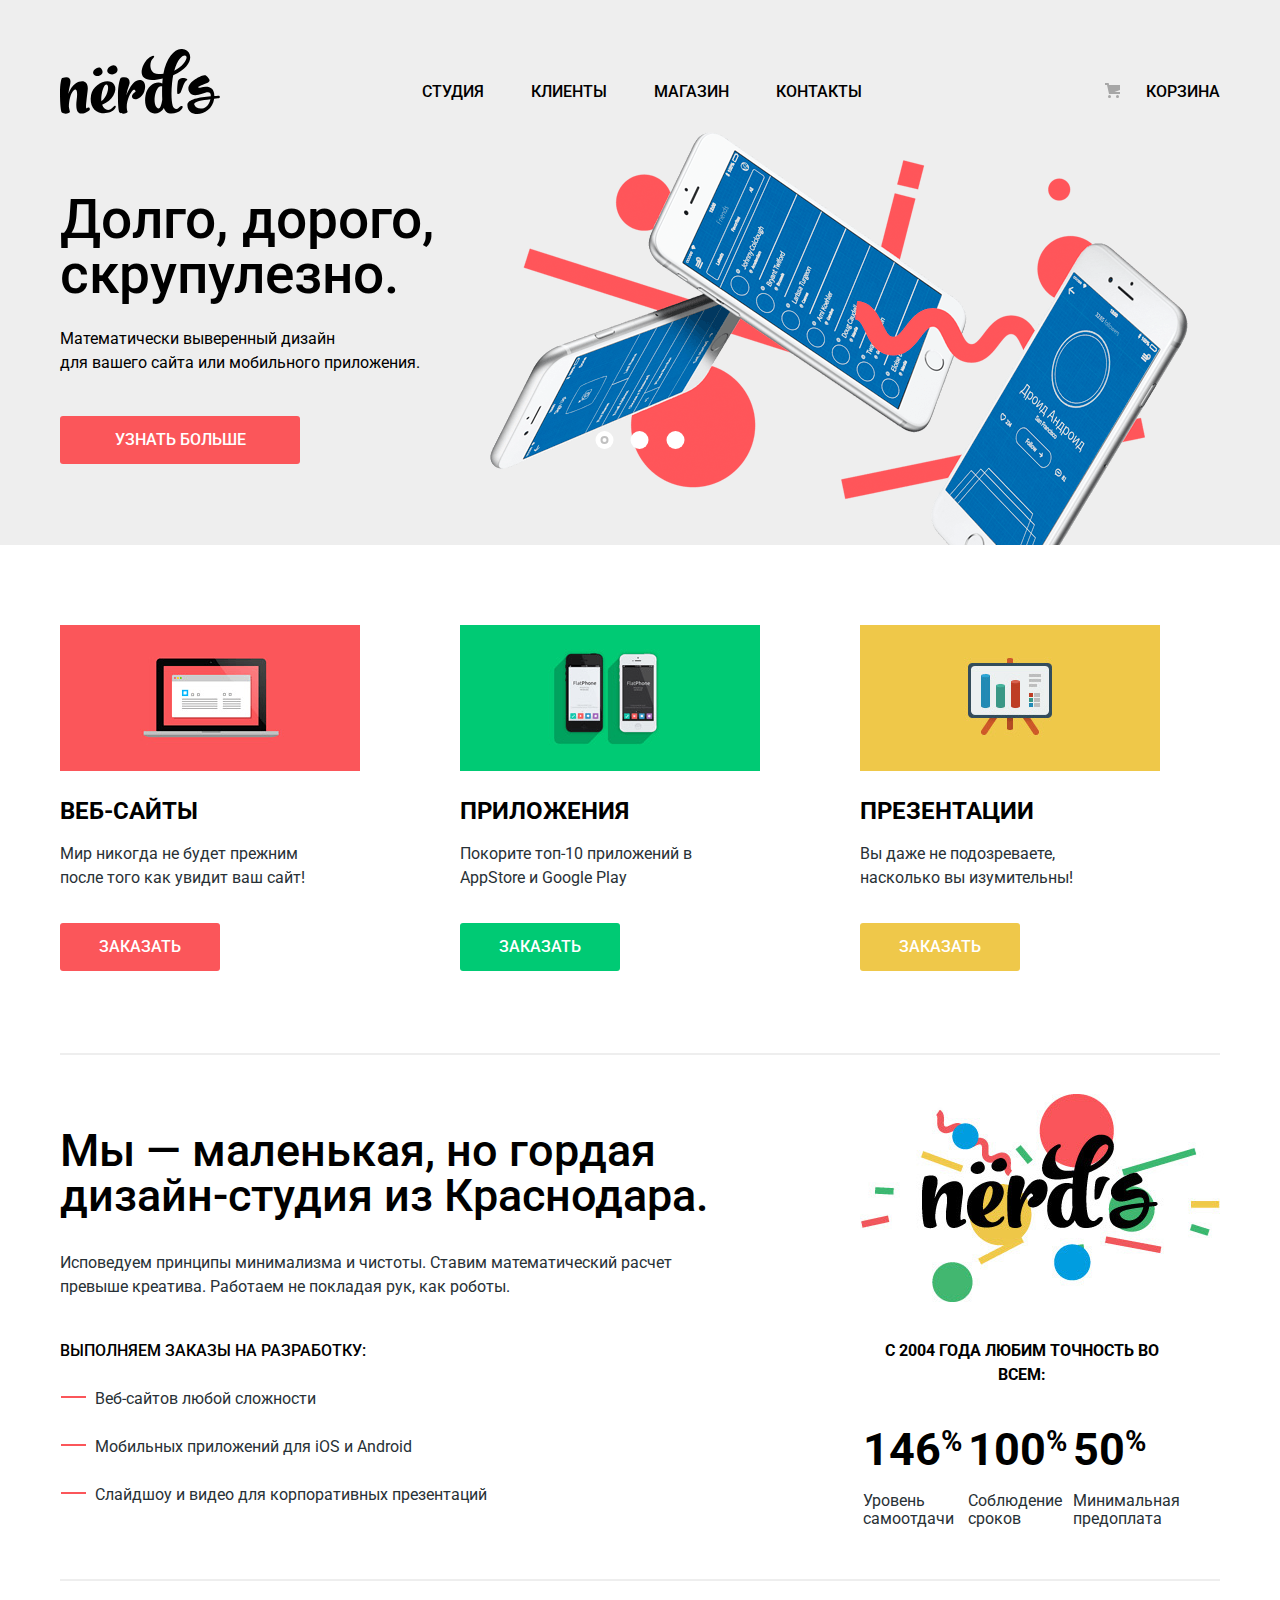
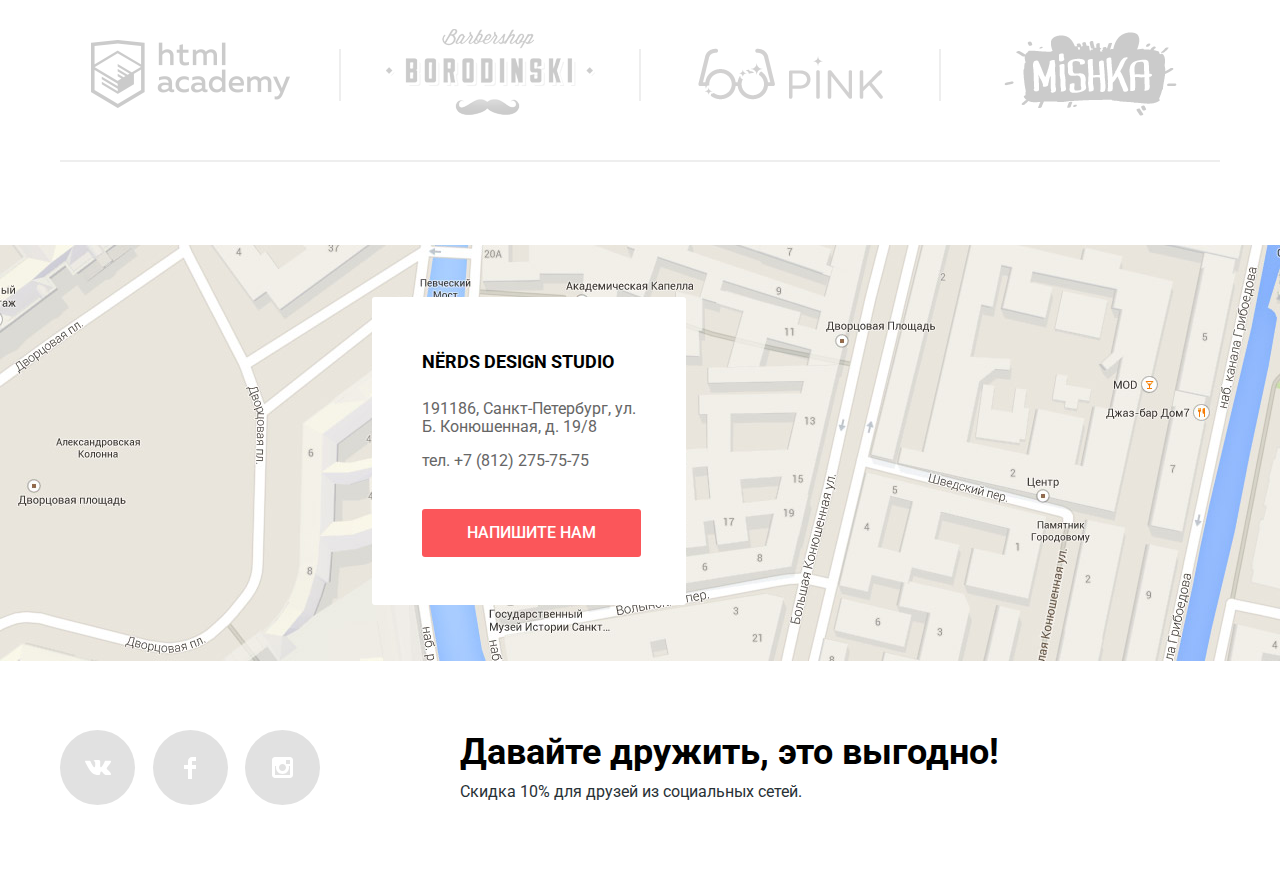
<file: index.html>
<!DOCTYPE html>
<html lang="ru">

<head>
  <meta charset="utf-8">
  <title>Дизайн-студия Нёрдс</title>
  <link href="https://fonts.googleapis.com/css?family=Roboto:400,500,700&amp;subset=cyrillic" rel="stylesheet">
  <link href="css/normalize.css" rel="stylesheet">
  <link href="css/style.min.css" rel="stylesheet">
</head>

<body>
  <header class="main-header">
    <div class="container">
      <nav class="main-navigation">
        <a class="main-header-logo" href="#">
          <img src="img/nerds-logo.svg" width="165" height="65" alt="Логотип студии Нёрдс">
        </a>
        <ul class="site-navigation" aria-label="Навигация по сайту">
          <li class="site-navigation-item"><a href="studio.html">Студия</a></li>
          <li class="site-navigation-item"><a href="our-clients.html">Клиенты</a></li>
          <li class="site-navigation-item"><a href="catalog.html">Магазин</a></li>
          <li class="site-navigation-item"><a href="contacts.html">Контакты</a></li>
        </ul>
        <ul class="user-navigation">
          <li class="shopping-navigation-item"><a href="cart.html">Корзина</a></li>
        </ul>
      </nav>
    </div>
    <h1 class="visually-hidden">Дизайн-студия Мёрдс</h1>
  </header>
  <main>
    <section class="studio-features-slider">
      <h2 class="visually-hidden">Особенности студии</h2>
      <div class="container">
        <div class="studio-features-slider-item slider-item-1 current-slide">
          <h3 class="studio-features-slider-header">Долго, дорого,<br> скрупулезно.</h3>
          <p class="studio-features-slider-description">Математически выверенный дизайн<br> для вашего сайта или мобильного приложения.</p>
            <a class="button studio-features-button" href="studio.html">Узнать больше</a>
        </div>
        <div class="studio-features-slider-item slider-item-2">
          <h3 class="studio-features-slider-header">Любим математику<br> как никто другой.</h3>
          <p class="studio-features-slider-description">Никакого креатива, только математические формулы<br> для расчета идеальных пропорций.</p>
            <a class="button studio-features-button" href="studio.html">Узнать больше</a>
        </div>
        <div class="studio-features-slider-item slider-item-3">
          <h3 class="studio-features-slider-header">Только ночь,<br> только хардкор.</h3>
          <p class="studio-features-slider-description">Работать днём, как все? Мы против этого.<br> Ближе к полуночи работа только начинается.</p>
            <a class="button studio-features-button" href="studio.html">Узнать больше</a>
        </div>
        <div class="studio-features-slider-controls">
          <i class="slider-control control-1 active"></i>
          <i class="slider-control control-2"></i>
          <i class="slider-control control-3"></i>
        </div>
      </div>
    </section>
    <div class="container">
      <section class="advantages">
        <h2 class="visually-hidden">Преимущества работы с нашей студией</h2>
        <ul class="advantages-list">
          <li class="advantages-item">
            <img src="img/illustration-web-sites.png" width="300" height="146" alt="Веб-сайты">
            <h3 class="advantages-item-header">Веб-сайты</h3>
            <p class="advantages-item-description">Мир никогда не будет прежним после того как увидит ваш сайт!</p>
            <a class="button button-red" href="#">Заказать</a>
          </li>
          <li class="advantages-item">
            <img src="img/illustration-apps.png" width="300" height="146" alt="Приложения">
            <h3 class="advantages-item-header">Приложения</h3>
            <p class="advantages-item-description">Покорите топ-10 приложений в AppStore и Google Play</p>
            <a class="button button-green" href="#">Заказать</a>
          </li>
          <li class="advantages-item">
            <img src="img/illustration-presentations.png" width="300" height="146" alt="Презентации">
            <h3 class="advantages-item-header">Презентации</h3>
            <p class="advantages-item-description">Вы даже не подозреваете, насколько вы изумительны!</p>
            <a class="button button-yellow" href="#">Заказать</a>
          </li>
        </ul>
      </section>
      <section class="about-studio">
        <div class="about-us">
          <h2 class="visually-hidden">О нашей студии</h2>
          <b class="about-us-title">Мы &mdash; маленькая, но гордая дизайн-студия из Краснодара.</b>
          <p class="about-us-description">Исповедуем принципы минимализма и чистоты. Ставим математический расчет превыше креатива. Работаем не покладая рук, как роботы.</p>
          <b class="about-us-capabilities">Выполняем заказы на разработку:</b>
          <ul class="orders-list">
            <li class="orders-item">Веб-сайтов любой сложности</li>
            <li class="orders-item">Мобильных приложений для iOS и Android</li>
            <li class="orders-item">Слайдшоу и видео для корпоративных презентаций</li>
          </ul>
        </div>
        <div class="studio-stats">
          <h2 class="visually-hidden">Немного статистики</h2>
          <img src="img/nerds-illustration.jpg" width="360" height="208" alt="логотип">
          <table class="stats-table">
            <caption class="stats-table-title">С 2004 года любим точность во всем:</caption>
            <tr class="numeric-stats-info">
              <td>146<sup>%</sup></td>
              <td>100<sup>%</sup></td>
              <td>50<sup>%</sup></td>
            </tr>
            <tr class="stats-description">
              <td>Уровень самоотдачи</td>
              <td>Соблюдение сроков</td>
              <td>Минимальная предоплата</td>
            </tr>
          </table>
        </div>
      </section>
      <section class="projects-gallery">
        <h2 class="visually-hidden">Наши проекты</h2>
        <div class="projects-gallery-content">
          <a href="https://htmlacademy.ru/intensive/htmlcss"><img src="img/logo-html-academy.png" width="199" height="68" alt="html-academy"></a>
        </div>
        <div class="projects-gallery-content">
          <a href="#"><img src="img/logo-barbershop.png" width="209" height="90" alt="barbershop-borodinsky"></a>
        </div>
        <div class="projects-gallery-content">
          <a href="#"><img src="img/logo-pink.png" width="185" height="52" alt="pink"></a>
        </div>
        <div class="projects-gallery-content">
          <a href="#"><img src="img/logo-mishka.png" width="173" height="84" alt="mishka"></a>
        </div>
      </section>
    </div>
  </main>
  <footer class="main-footer">
    <section class="footer-map">
      <h2 class="visually-hidden">Как до нас добраться</h2>
      <iframe class="footer-map-widget" src="https://yandex.ru/map-widget/v1/-/CBuyA-HzxD" allowfullscreen aria-label="Карта. Наш адрес - Санкт-Петербург, ул. Б. Конюшенная, д. 19/8"></iframe>
    </section>
    <div class="container">
      <section class="footer-contacts">
        <h2 class="visually-hidden">Контакты</h2>
        <b class="footer-contacts-title">NЁrds design studio</b>
        <p class="footer-contacts-address">191186, Санкт-Петербург, ул. Б. Конюшенная, д. 19/8</p>
        <a class="write-us-tel" href="tel:+78122757575">тел. +7 (812) 275-75-75</a>
        <a class="button write-us-button" href="#">Напишите нам</a>
      </section>
      <section class="footer-social">
        <h2 class="visually-hidden">Социальные контакты</h2>
        <div class="social-list">
          <a class="button social-button-item social-button-vk" href="#"><span class="visually-hidden">Наш VK</span>
            <svg version="1.1" xmlns="http://www.w3.org/2000/svg" xmlns:xlink="http://www.w3.org/1999/xlink" x="0px" y="0px"
            	 width="26px" height="15px" viewBox="0 0 26 15" enable-background="new 0 0 26 15" xml:space="preserve">
            <path fill="#FFFFFF" d="M16.138,11.51c0.956-0.309,2.18,2.04,3.483,2.939c0.978,0.681,1.727,0.534,1.727,0.534l3.473-0.05
            	c0,0,1.815-0.112,0.957-1.554c-0.071-0.12-0.503-1.069-2.585-3.022c-2.177-2.043-1.882-1.712,0.739-5.244
            	c1.597-2.153,2.236-3.468,2.036-4.028c-0.192-0.539-1.365-0.399-1.365-0.399L20.69,0.713c-0.381,0.001-0.704,0.119-0.851,0.515
            	c-0.003,0.004-0.621,1.666-1.445,3.079c-1.741,2.989-2.436,3.148-2.724,2.961c-0.661-0.433-0.494-1.737-0.494-2.664
            	c0-2.897,0.432-4.105-0.846-4.417c-0.427-0.104-0.739-0.172-1.828-0.182c-1.392-0.021-2.574,0-3.244,0.329
            	c-0.445,0.223-0.786,0.712-0.579,0.74c0.26,0.035,0.843,0.16,1.155,0.586c0.401,0.552,0.389,1.789,0.389,1.789
            	s0.229,3.411-0.54,3.834c-0.528,0.29-1.25-0.302-2.803-3.016C6.087,2.879,5.488,1.345,5.488,1.345S5.372,1.06,5.162,0.904
            	C4.912,0.719,4.562,0.66,4.562,0.66L0.848,0.684c0,0-0.558,0.016-0.763,0.262C-0.097,1.164,0.07,1.614,0.07,1.614
            	s2.909,6.881,6.203,10.347c3.02,3.182,6.452,2.971,6.452,2.971h1.555c0,0,0.469-0.054,0.709-0.312
            	c0.224-0.24,0.214-0.691,0.214-0.691S15.172,11.82,16.138,11.51z"/>
            </svg>
          </a>
          <a class="button social-button-item social-button-fb" href="#"><span class="visually-hidden">Наш Фейсбук</span>
            <svg version="1.1" xmlns="http://www.w3.org/2000/svg" xmlns:xlink="http://www.w3.org/1999/xlink" x="0px" y="0px"
            	 width="12px" height="22px" viewBox="0 0 12 22" enable-background="new 0 0 12 22" xml:space="preserve">
            <path fill="#FFFFFF" d="M12,4V0H8C5.791,0,4,1.791,4,4v4H0v4h4v10h4V12h4V8H8V4H12z"/>
            </svg>
          </a>
          <a class="button social-button-item social-button-inst" href="#"><span class="visually-hidden">Наш Инстаграмм</span>
            <svg version="1.1" xmlns="http://www.w3.org/2000/svg" xmlns:xlink="http://www.w3.org/1999/xlink" x="0px" y="0px"
            	 width="21px" height="21px" viewBox="0 0 21 21" enable-background="new 0 0 21 21" xml:space="preserve">
            <path fill="#FFFFFF" d="M18,0H3C1.35,0,0,1.35,0,3v15c0,1.65,1.35,3,3,3h15c1.65,0,3-1.35,3-3V3C21,1.35,19.65,0,18,0z M10.5,7
            	c1.93,0,3.5,1.57,3.5,3.5S12.43,14,10.5,14S7,12.43,7,10.5S8.57,7,10.5,7z M18,18H3V9h1.181C4.067,9.482,4,9.983,4,10.5
            	c0,3.59,2.91,6.5,6.5,6.5s6.5-2.91,6.5-6.5c0-0.517-0.066-1.018-0.181-1.5H18V18z M18,7h-4V3h4V7z"/>
            </svg>
          </a>
        </div>
        <p class="footer-social-links">
          <b>Давайте дружить, это выгодно!</b> Скидка 10% для друзей из социальных сетей.
        </p>
      </section>
    </div>
  </footer>
  <section class="modal modal-write-us">
    <h2 class="write-us-title">Напишите нам</h2>
    <form class="write-us-form" method="post" action="https://echo.htmlacademy.ru">
      <p class="write-us-item">
        <label for="write-us-name">Ваше имя:</label>
        <input class="write-us-name" type="text" name="write-us-name" id="write-us-name" placeholder="Имя Фамилия">
      </p>
        <p class="write-us-item">
          <label for="write-us-email">Ваш e-mail:</label>
          <input class="write-us-email" type="email" name="write-us-email" id="write-us-email" placeholder="email@example.com">
        </p>
          <p class="write-us-item write-us-textarea">
            <label for="write-us-text-field">Текст письма:</label>
            <textarea class="write-us-text-field" name="write-us-text-field" id="write-us-text-field" placeholder="В свободной форме"></textarea>
          </p>
          <button class="button write-us-submit-button" type="submit">Отправить</button>
    </form>
    <button class="modal-close" type="button">Закрыть</button>
  </section>
  <script src="js/write-us-popup.min.js"></script>
  <script src="js/slider-control.min.js"></script>
</body>

</html>
</file>
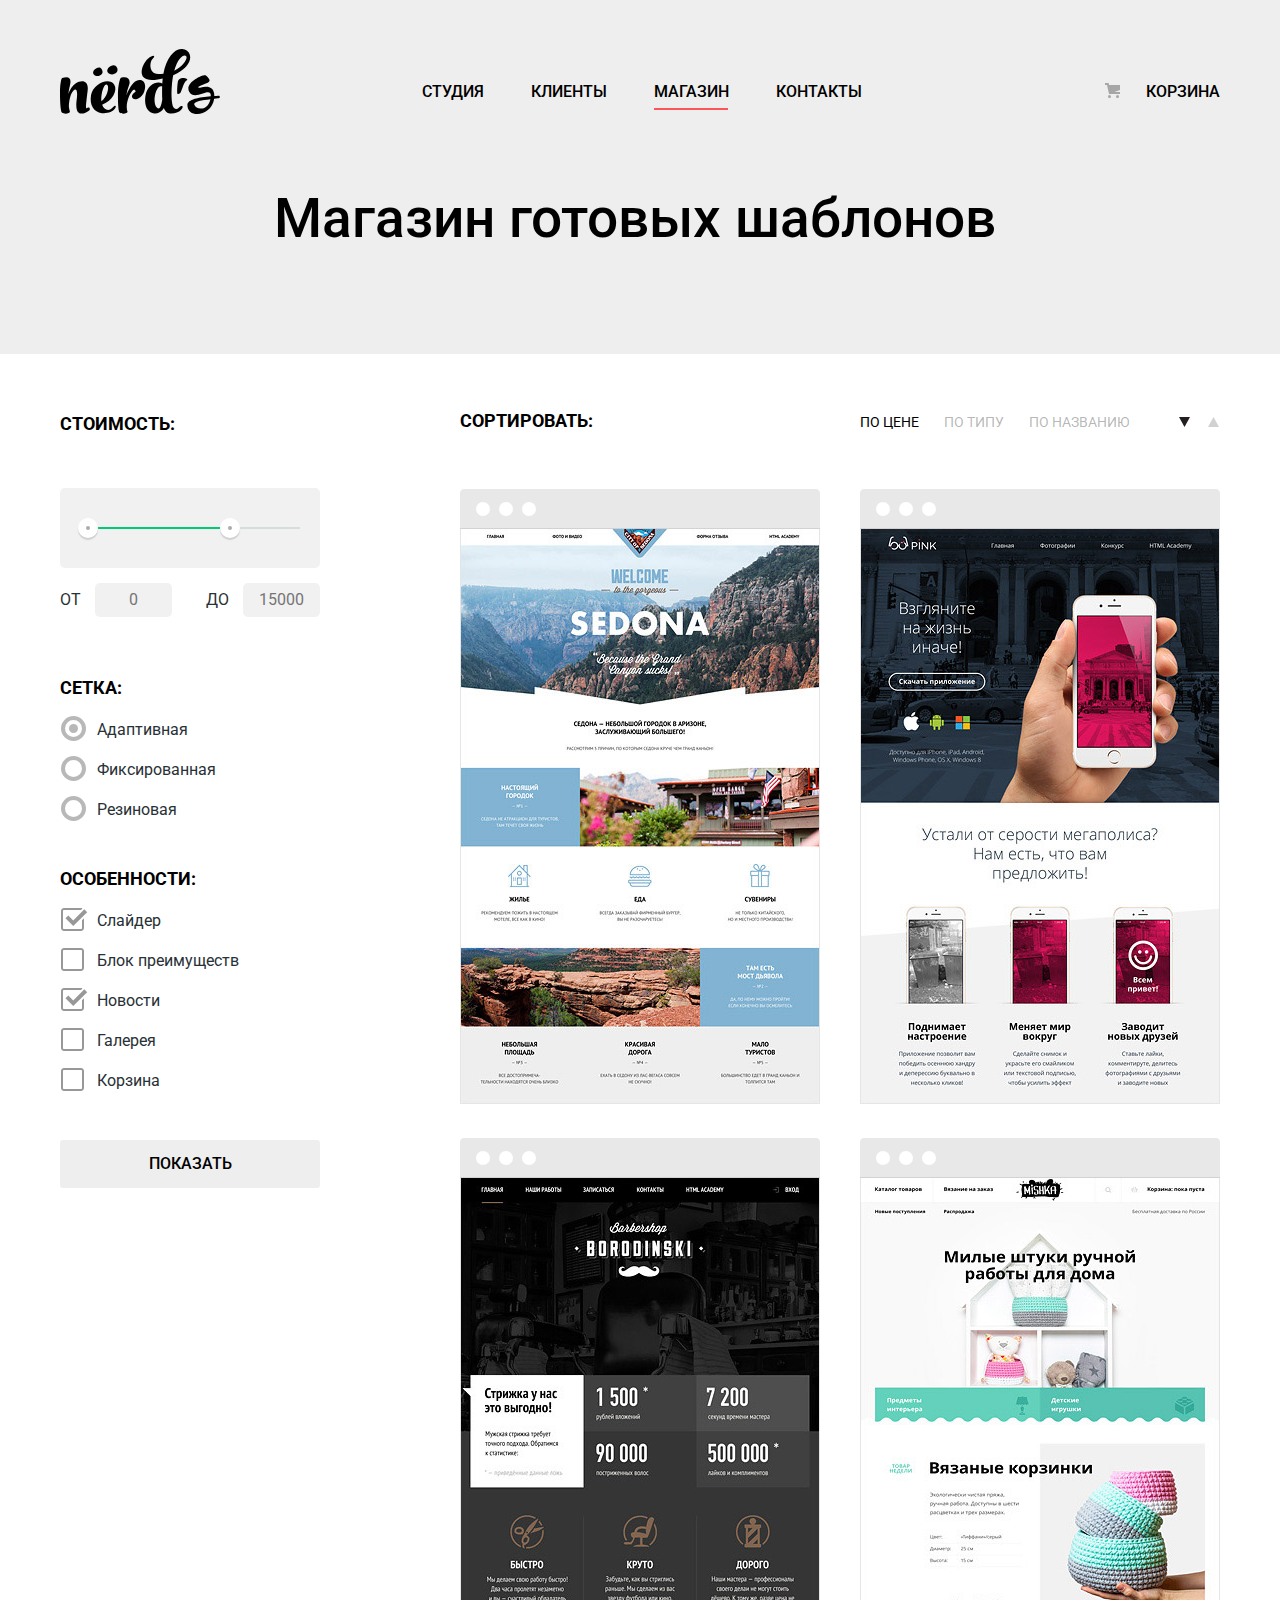
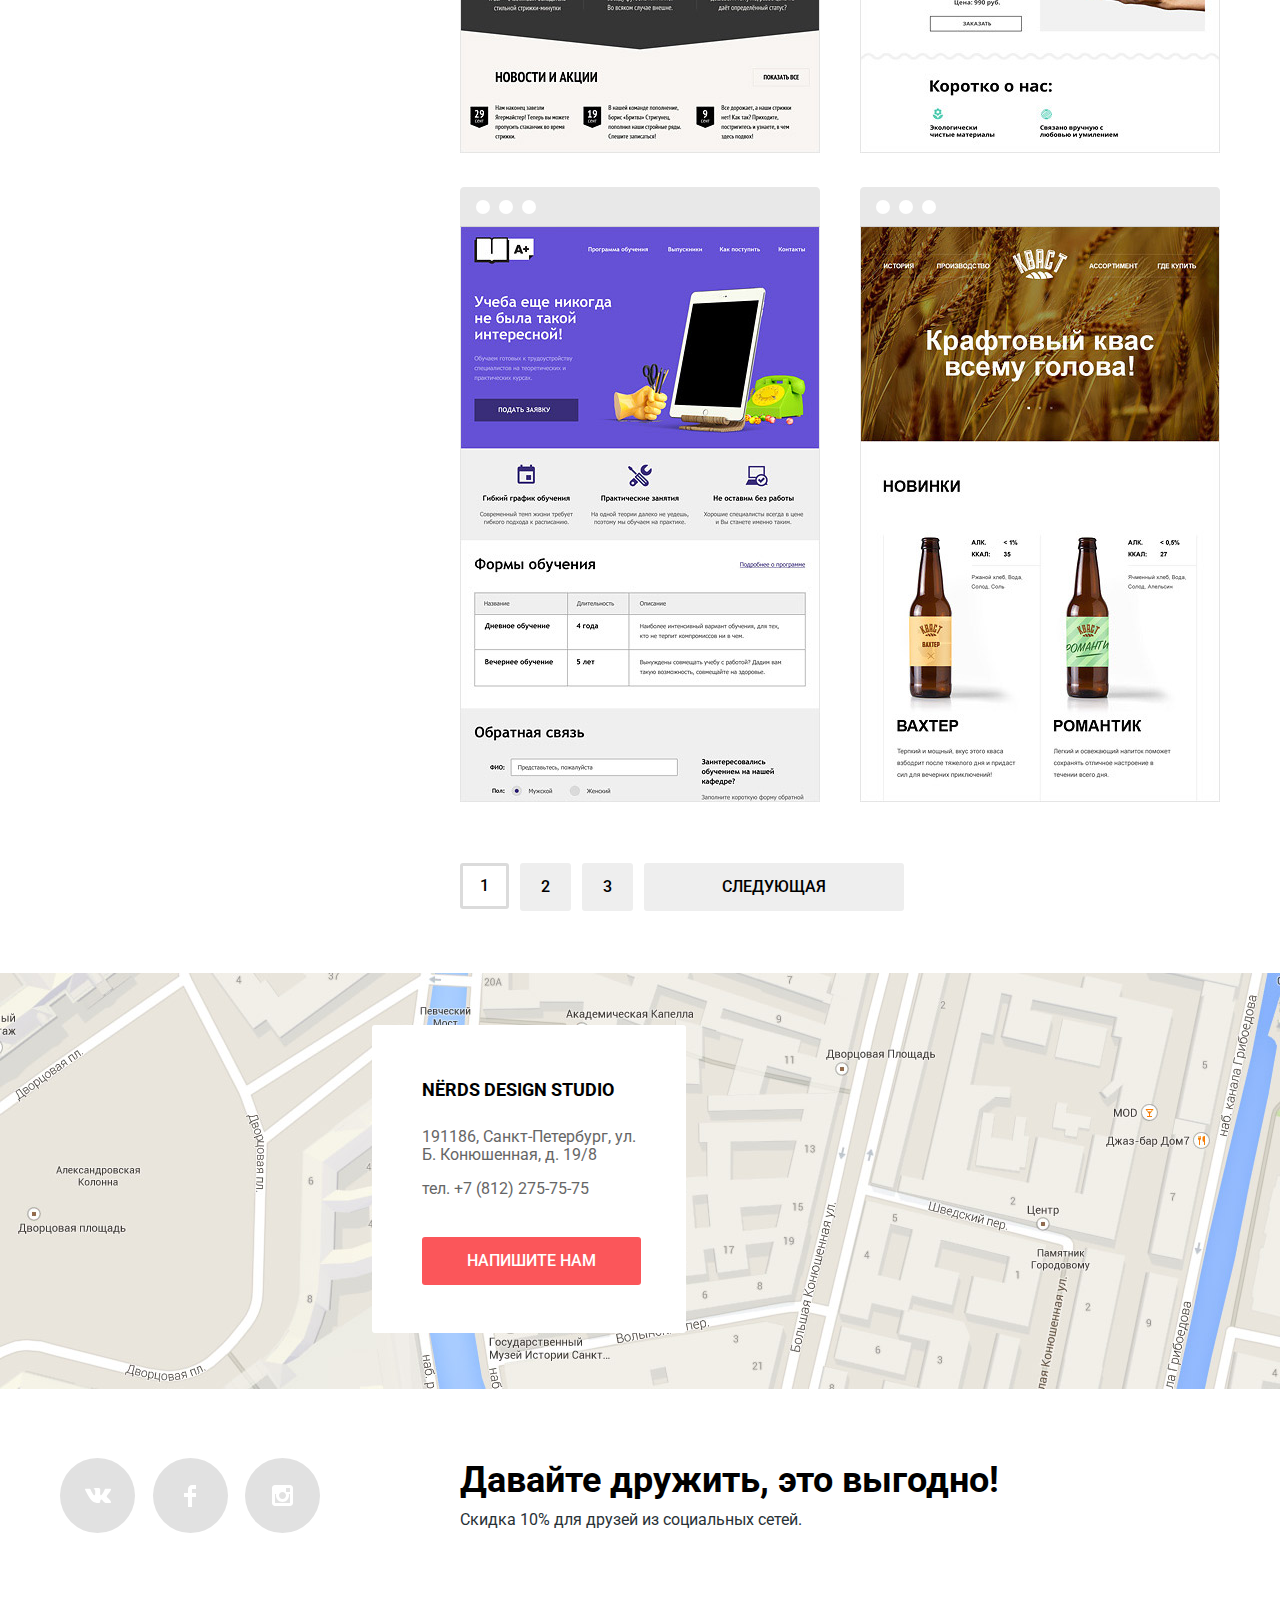
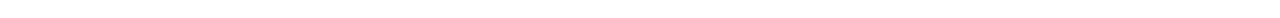
<file: catalog.html>
<!DOCTYPE html>
<html lang="ru">

<head>
  <meta charset="utf-8">
  <title>Дизайн-студия Нёрдс</title>
  <link href="https://fonts.googleapis.com/css?family=Roboto:400,500,700&amp;subset=cyrillic" rel="stylesheet">
  <link href="css/normalize.css" rel="stylesheet">
  <link href="css/style.min.css" rel="stylesheet">
</head>

<body class="inner-page">
  <header class="main-header">
    <div class="container">
      <nav class="main-navigation">
        <a class="main-header-logo" href="index.html">
            <img src="img/nerds-logo.svg" width="160" height="65" alt="Логотип студии Нёрдс">
          </a>
        <ul class="site-navigation" aria-label="Навигация по сайту">
          <li class="site-navigation-item"><a href="studio.html">Студия</a></li>
          <li class="site-navigation-item"><a href="our-clients.html">Клиенты</a></li>
          <li class="site-navigation-item site-navigation-current"><a href="catalog.html">Магазин</a></li>
          <li class="site-navigation-item"><a href="contacts.html">Контакты</a></li>
        </ul>
        <ul class="user-navigation">
          <li class="shopping-navigation-item"><a href="cart.html">Корзина</a></li>
        </ul>
      </nav>
      <h1 class="page-title">Магазин готовых шаблонов</h1>
    </div>
  </header>
  <main class="container main">
    <div class="catalog-columns">
      <section class="filters">
        <h2 class="visually-hidden">Фильтр товаров</h2>
        <form class="filters-form" method="get" action="https://echo.htmlacademy.ru">
          <fieldset class="filters-form-item">
            <legend>Стоимость:</legend>
            <span class="visually-hidden">Фильтр по стоимости</span>
            <div class="filter-range-container">
              <div class="filter-range-controls">
                <div class="filter-range-scale">
                  <div class="filter-range-bar"></div>
                </div>
                <div class="filter-marker marker-min"></div>
                <div class="filter-marker marker-max"></div>
              </div>
            </div>
            <div class="filters-price-controls">
              <label for="cost-range-output-min">От
              <input class="filter-cost-range-output" type="text" name="cost-range-output-min" id="cost-range-output-min" placeholder="0"></label>

              <label for="cost-range-output-max">До
              <input class="filter-cost-range-output" type="text" name="cost-range-output-max" id="cost-range-output-max" placeholder="15000"></label>
            </div>
          </fieldset>
          <fieldset class="filters-form-item features-filter">
            <legend class="filter-legend">Сетка:</legend>
            <input class="visually-hidden filter-input filter-input-radio" type="radio" name="grid-group" value="adaptive" id="filter-adaptive" checked>
            <label class="filter-label" for="filter-adaptive">Адаптивная</label>

            <input class="visually-hidden filter-input filter-input-radio" type="radio" name="grid-group" value="fixed" id="filter-fixed">
            <label class="filter-label" for="filter-fixed">Фиксированная</label>

            <input class="visually-hidden filter-input filter-input-radio" type="radio" name="grid-group" value="rubber" id="filter-rubber">
            <label class="filter-label" for="filter-rubber">Резиновая</label>
          </fieldset>
          <fieldset class="filters-form-item">
            <legend class="filter-legend">Особенности:</legend>
            <input class="visually-hidden filter-input filter-input-checkbox" type="checkbox" name="slider" id="filter-slider" checked>
            <label class="filter-label" for="filter-slider">Слайдер</label>

            <input class="visually-hidden filter-input filter-input-checkbox" type="checkbox" name="features-block" id="filter-features-block">
            <label class="filter-label" for="filter-features-block">Блок преимуществ</label>

            <input class="visually-hidden filter-input filter-input-checkbox" type="checkbox" name="news-block" id="filter-news-block" checked>
            <label class="filter-label" for="filter-news-block">Новости</label>

            <input class="visually-hidden filter-input filter-input-checkbox" type="checkbox" name="gallery-block" id="filter-gallery-block">
            <label class="filter-label" for="filter-gallery-block">Галерея</label>

            <input class="visually-hidden filter-input filter-input-checkbox" type="checkbox" name="shopping-cart-block" id="filter-shopping-cart-block">
            <label class="filter-label" for="filter-shopping-cart-block">Корзина</label>
          </fieldset>
          <button type="submit" class="button filter-button">Показать</button>
        </form>
      </section>
      <div class="catalog-content">
        <section class="sorting">
          <h2 class="visually-hidden">Сортировка товаров</h2>
          <p>Сортировать:</p>
          <ul class="sorting-buttons">
            <li class="sorting-item sorting-item-current">
              <button class="sotring-button sorting-current-button">По цене</button>
            </li>
            <li class="sorting-item">
              <button class="sorting-button">По типу</button>
            </li>
            <li class="sorting-item">
              <button class="sorting-button">По названию</button>
            </li>
            <li class="sorting-range-down sorting-range-current">
              <button><span class="visually-hidden">Сортировка по убыванию</span></button>
            </li>
            <li class="sorting-range-up">
              <button><span class="visually-hidden">Сортировка по возрастанию</span></button>
            </li>
          </ul>
        </section>
        <section class="catalog">
          <h2 class="visually-hidden">Каталог наших готовых шаблонов</h2>
          <ul class="catalog-list">
            <li class="catalog-item">
              <img class="catalog-item-image" src="img/catalog-sedona.jpg" width="360" height="576" alt="Седона">
              <div class="catalog-item-info">
                <h3 class="catalog-item-name">
                    <a href="catalog-item.html">Sedona</a>
                  </h3>
                <p class="catalog-item-description">Информационный сайт для&nbsp;туристов</p>
                <a class="button button-item-price" href="#">9900 руб.</a>
              </div>
            </li>
            <li class="catalog-item">
              <img class="catalog-item-image" src="img/catalog-pink.jpg" width="360" height="576" alt="Пинк Эпп">
              <div class="catalog-item-info">
                <h3 class="catalog-item-name">
                    <a href="catalog-item.html">Pink App</a>
                  </h3>
                <p class="catalog-item-description">Продуктовый лендинг приложения для iOs и Android</p>
                <a class="button button-item-price" href="#">9900 руб.</a>
              </div>
            </li>
            <li class="catalog-item">
              <img class="catalog-item-image" src="img/catalog-barbershop.jpg" width="360" height="576" alt="Барбершоп Бородинский">
              <div class="catalog-item-info">
                <h3 class="catalog-item-name">
                    <a href="catalog-item.html">Barbershop</a>
                  </h3>
                <p class="catalog-item-description">Сайт салона красоты. Для&nbsp;мужчин, да.</p>
                <a class="button button-item-price" href="#">9900 руб.</a>
              </div>
            </li>
            <li class="catalog-item">
              <img class="catalog-item-image" src="img/catalog-mishka.jpg" width="360" height="576" alt="Мишка - магазин вязанных игрушек">
              <div class="catalog-item-info">
                <h3 class="catalog-item-name">
                    <a href="catalog-item.html">Mishka</a>
                  </h3>
                <p class="catalog-item-description">Интернет-магазин вязанных&nbsp;игрушек</p>
                <a class="button button-item-price" href="#">9900 руб.</a>
              </div>
            </li>
            <li class="catalog-item">
              <img class="catalog-item-image" src="img/catalog-aplus.jpg" width="360" height="576" alt="A Plus">
              <div class="catalog-item-info">
                <h3 class="catalog-item-name">
                    <a href="catalog-item.html">A plus</a>
                  </h3>
                <p class="catalog-item-description">Лендинг курсов повышения квалификации</p>
                <a class="button button-item-price" href="#">9900 руб.</a>
              </div>
            </li>
            <li class="catalog-item">
              <img class="catalog-item-image" src="img/catalog-kvast.jpg" width="360" height="576" alt="Кваст">
              <div class="catalog-item-info">
                <h3 class="catalog-item-name">
                    <a href="catalog-item.html">Кваст</a>
                  </h3>
                <p class="catalog-item-description">Промо-сайт производителя крафтового кваса</p>
                <a class="button button-item-price" href="#">9900 руб.</a>
              </div>
            </li>
          </ul>
          <div class="pagination">
            <ul class="pagination-list">
              <li class="pagination-item pagination-item-current" aria-label="Первая страница каталога"><a>1</a></li>
              <li class="pagination-item"><a href="#" aria-label="Вторая страница каталога">2</a></li>
              <li class="pagination-item"><a href="#" aria-label="Третья страница каталога">3</a></li>
              <li class="pagination-item pagination-item-next" aria-label="Следующая страница каталога"><a href="#">Следующая</a></li>
            </ul>
          </div>
        </section>
      </div>
    </div>
  </main>
  <footer class="main-footer">
    <section class="footer-map">
      <h2 class="visually-hidden">Как до нас добраться</h2>
      <iframe class="footer-map-widget" src="https://yandex.ru/map-widget/v1/-/CBuyA-HzxD" allowfullscreen aria-label="Карта. Наш адрес - Санкт-Петербург, ул. Б. Конюшенная, д. 19/8"></iframe>
    </section>
    <div class="container">
      <section class="footer-contacts">
        <h2 class="visually-hidden">Контакты</h2>
        <b class="footer-contacts-title">NЁrds design studio</b>
        <p class="footer-contacts-address">191186, Санкт-Петербург, ул. Б. Конюшенная, д. 19/8</p>
        <a class="write-us-tel" href="tel:+78122757575">тел. +7 (812) 275-75-75</a>
        <a class="button write-us-button" href="#">Напишите нам</a>
      </section>
      <section class="footer-social">
        <h2 class="visually-hidden">Социальные контакты</h2>
        <div class="social-list">
          <a class="button social-button-item social-button-vk" href="#"><span class="visually-hidden">Наш VK</span>
            <svg version="1.1" xmlns="http://www.w3.org/2000/svg" xmlns:xlink="http://www.w3.org/1999/xlink" x="0px" y="0px"
            	 width="26px" height="15px" viewBox="0 0 26 15" enable-background="new 0 0 26 15" xml:space="preserve">
            <path fill="#FFFFFF" d="M16.138,11.51c0.956-0.309,2.18,2.04,3.483,2.939c0.978,0.681,1.727,0.534,1.727,0.534l3.473-0.05
            	c0,0,1.815-0.112,0.957-1.554c-0.071-0.12-0.503-1.069-2.585-3.022c-2.177-2.043-1.882-1.712,0.739-5.244
            	c1.597-2.153,2.236-3.468,2.036-4.028c-0.192-0.539-1.365-0.399-1.365-0.399L20.69,0.713c-0.381,0.001-0.704,0.119-0.851,0.515
            	c-0.003,0.004-0.621,1.666-1.445,3.079c-1.741,2.989-2.436,3.148-2.724,2.961c-0.661-0.433-0.494-1.737-0.494-2.664
            	c0-2.897,0.432-4.105-0.846-4.417c-0.427-0.104-0.739-0.172-1.828-0.182c-1.392-0.021-2.574,0-3.244,0.329
            	c-0.445,0.223-0.786,0.712-0.579,0.74c0.26,0.035,0.843,0.16,1.155,0.586c0.401,0.552,0.389,1.789,0.389,1.789
            	s0.229,3.411-0.54,3.834c-0.528,0.29-1.25-0.302-2.803-3.016C6.087,2.879,5.488,1.345,5.488,1.345S5.372,1.06,5.162,0.904
            	C4.912,0.719,4.562,0.66,4.562,0.66L0.848,0.684c0,0-0.558,0.016-0.763,0.262C-0.097,1.164,0.07,1.614,0.07,1.614
            	s2.909,6.881,6.203,10.347c3.02,3.182,6.452,2.971,6.452,2.971h1.555c0,0,0.469-0.054,0.709-0.312
            	c0.224-0.24,0.214-0.691,0.214-0.691S15.172,11.82,16.138,11.51z"/>
            </svg>
          </a>
          <a class="button social-button-item social-button-fb" href="#"><span class="visually-hidden">Наш Фейсбук</span>
            <svg version="1.1" xmlns="http://www.w3.org/2000/svg" xmlns:xlink="http://www.w3.org/1999/xlink" x="0px" y="0px"
            	 width="12px" height="22px" viewBox="0 0 12 22" enable-background="new 0 0 12 22" xml:space="preserve">
            <path fill="#FFFFFF" d="M12,4V0H8C5.791,0,4,1.791,4,4v4H0v4h4v10h4V12h4V8H8V4H12z"/>
            </svg>
          </a>
          <a class="button social-button-item social-button-inst" href="#"><span class="visually-hidden">Наш Инстаграмм</span>
            <svg version="1.1" xmlns="http://www.w3.org/2000/svg" xmlns:xlink="http://www.w3.org/1999/xlink" x="0px" y="0px"
            	 width="21px" height="21px" viewBox="0 0 21 21" enable-background="new 0 0 21 21" xml:space="preserve">
            <path fill="#FFFFFF" d="M18,0H3C1.35,0,0,1.35,0,3v15c0,1.65,1.35,3,3,3h15c1.65,0,3-1.35,3-3V3C21,1.35,19.65,0,18,0z M10.5,7
            	c1.93,0,3.5,1.57,3.5,3.5S12.43,14,10.5,14S7,12.43,7,10.5S8.57,7,10.5,7z M18,18H3V9h1.181C4.067,9.482,4,9.983,4,10.5
            	c0,3.59,2.91,6.5,6.5,6.5s6.5-2.91,6.5-6.5c0-0.517-0.066-1.018-0.181-1.5H18V18z M18,7h-4V3h4V7z"/>
            </svg>
          </a>
        </div>
        <p class="footer-social-links">
          <b>Давайте дружить, это выгодно!</b> Скидка 10% для друзей из социальных сетей.
        </p>
      </section>
    </div>
  </footer>
  <section class="modal modal-write-us">
    <h2 class="write-us-title">Напишите нам</h2>
    <form class="write-us-form" method="post" action="https://echo.htmlacademy.ru">
      <p class="write-us-item">
        <label for="write-us-name">Ваше имя:</label>
        <input class="write-us-name" type="text" name="write-us-name" id="write-us-name" placeholder="Имя Фамилия">
      </p>
        <p class="write-us-item">
          <label for="write-us-email">Ваш e-mail:</label>
          <input class="write-us-email" type="email" name="write-us-email" id="write-us-email" placeholder="email@example.com">
      </p>
          <p class="write-us-item write-us-textarea">
            <label for="write-us-text-field">Текст письма:</label>
            <textarea class="write-us-text-field" name="write-us-text-field" id="write-us-text-field" placeholder="В свободной форме"></textarea>
          </p>
          <button class="button write-us-submit-button" type="submit">Отправить</button>
    </form>
    <button class="modal-close" type="button">Закрыть</button>
  </section>
  <script src="js/write-us-popup.min.js"></script>
  <script src="js/slider-control.min.js"></script>
</body>

</html>
</file>
<file: css/style.min.css>
﻿body{margin:0;padding:0;font-family:"Roboto","Arial",sans-serif;font-size:16px;line-height:24px;font-weight:400;color:#283136;background-color:#fff;min-width:1240px}html{-webkit-box-sizing:border-box;box-sizing:border-box}*,::before,::after{-webkit-box-sizing:inherit;box-sizing:inherit}a{text-decoration:none}.button{font-size:16px;line-height:18px;font-weight:500;color:#fff;text-transform:uppercase;text-align:center;vertical-align:center;text-decoration:none;background-color:#fb565a;border-radius:3px;border:0;display:block;width:160px;padding:15px 0}img{max-width:100%;height:auto}.visually-hidden:not(:focus):not(:active),input[type=checkbox].visually-hidden,input[type=radio].visually-hidden{position:absolute;width:1px;height:1px;margin:-1px;border:0;padding:0;white-space:nowrap;-webkit-clip-path:inset(100%);clip-path:inset(100%);clip:rect(0,0,0,0);overflow:hidden}.container{width:1200px;margin:0 auto;padding:0 20px}.main{display:block}.main-header{background-color:#eee;padding-bottom:9px}.main-header-logo{width:160px;height:65px;margin-top:49px}.main-header-logo img:hover{opacity:.8}.main-header-logo img:active{opacity:.3}.main-navigation{font-size:16px;line-height:30px;font-weight:500;color:#000;text-transform:uppercase;display:-webkit-box;display:-ms-flexbox;display:flex;-ms-flex-wrap:wrap;flex-wrap:wrap;-webkit-box-pack:justify;-ms-flex-pack:justify;justify-content:space-between}.site-navigation{list-style:none;display:-webkit-box;display:-ms-flexbox;display:flex;-ms-flex-wrap:wrap;flex-wrap:wrap;-webkit-box-pack:justify;-ms-flex-pack:justify;justify-content:space-between;margin:0;padding:0;width:440px}.user-navigation{list-style:none;display:-webkit-box;display:-ms-flexbox;display:flex;margin:0;padding:0;max-width:160px}.user-navigation .shopping-navigation-item{position:relative;padding-left:82px}.shopping-navigation-item::before{content:"";position:absolute;top:83px;left:41px;width:15px;height:15px;background-image:url(../img/cart-icon.svg);background-repeat:no-repeat;background-position:0 0}.site-navigation a,.user-navigation a{color:inherit;vertical-align:middle;display:block;padding-top:77px}.site-navigation-item a:hover,.site-navigation-item a:focus,.shopping-navigation-item a:hover,.shopping-navigation-item a:focus{color:#fb565a}.site-navigation-item a:active,.shopping-navigation-item a:active{color:rgba(0,0,0,.3)}.site-navigation-current a{position:relative;color:#000}.site-navigation-current::before{content:"";position:absolute;top:108px;width:74px;height:2px;background-color:#fb565a}.site-navigation-current a:hover,.site-navigation-current a:focus,.site-navigation-current a:visited,.site-navigation-current a:active{color:#000;background-color:#eee}.studio-features-slider{position:relative;background-color:#eee;padding-top:9px;margin-bottom:80px}.studio-features-slider-item{padding-top:60px}.studio-features-slider-item{display:none}.current-slide{display:block}.slider-item-1{background-image:url(../img/slider-slide1.png);background-repeat:no-repeat;background-position:93% 0;padding-bottom:81px}.slider-item-2{background-image:url(../img/slider-slide2.png);background-repeat:no-repeat;background-position:center right;padding-bottom:81px}.slider-item-3{background-image:url(../img/slider-slide3.png);background-repeat:no-repeat;background-position:center right;padding-bottom:81px}.studio-features-slider-header{font-size:55px;line-height:55px;font-weight:500;color:#000;margin:0;margin-bottom:25px;max-width:600px}.studio-features-slider-description{font-size:16px;line-height:24px;font-weight:400;color:#000;max-width:430px;margin:0;margin-bottom:41px}.studio-features-button{display:block;width:240px}.studio-features-button:hover,.studio-features-button:focus{background-color:#e74246}.studio-features-button:active{background-color:#d7373b;-webkit-box-shadow:0 3px rgba(0,0,0,.1) inset;box-shadow:0 3px rgba(0,0,0,.1) inset;color:rgba(255,255,255,.3)}.studio-features-slider-controls{display:-webkit-box;display:-ms-flexbox;display:flex;-ms-flex-pack:distribute;justify-content:space-around;position:absolute;left:50%;bottom:96px;z-index:3;width:107px;height:18px;text-align:center;font-size:0;-webkit-transform:translateX(-50%);-ms-transform:translateX(-50%);transform:translateX(-50%)}.studio-features-slider-controls .slider-control{position:relative;display:inline-block;width:18px;height:18px;padding:9px;border-radius:50%;cursor:pointer;background-color:#fff}.studio-features-slider-controls .slider-control::after{content:"";position:absolute;top:4px;left:4px;z-index:1;width:10px;height:10px;background:#fff;border-radius:50%}.studio-features-slider-controls .active::before{content:"";position:absolute;left:9px;top:9px;z-index:2;width:8px;height:8px;margin:-4px;background-color:#fff;border:2px solid #c1c1c1;border-radius:50%}.advantages{position:relative;margin-bottom:79px}.advantages::after{content:"";position:absolute;top:428px;left:0;width:1160px;height:2px;background-color:#eee}.advantages-list{list-style:none;display:-webkit-box;display:-ms-flexbox;display:flex;-ms-flex-wrap:wrap;flex-wrap:wrap;margin:0;padding:0}.advantages-item{width:300px;margin-right:100px}.advantages-item:last-child{margin-right:0}.advantages-item img{margin-bottom:18px}.advantages-item-header{font-size:24px;line-height:30px;font-weight:700;color:#000;text-transform:uppercase;margin:0}.advantages-item-description{width:260px;margin-bottom:33px}.button-red:hover,.button-red:focus{background-color:#e74246}.button-red:active{background-color:#d7373b;color:rgba(255,255,255,.3);-webkit-box-shadow:0 3px rgba(0,0,0,.1) inset;box-shadow:0 3px rgba(0,0,0,.1) inset}.button-green{background-color:#00ca74}.button-green:hover,.button-green:focus{background-color:#00bc6c}.button-green:active{background-color:#00aa62;color:rgba(255,255,255,.3);-webkit-box-shadow:0 3px rgba(0,0,0,.1) inset;box-shadow:0 3px rgba(0,0,0,.1) inset}.button-yellow{background-color:#efc84a}.button-yellow:hover,.button-yellow:focus{background-color:#eab534}.button-yellow:active{background-color:#e5a722;color:rgba(255,255,255,.3);-webkit-box-shadow:0 3px rgba(0,0,0,.1) inset;box-shadow:0 3px rgba(0,0,0,.1) inset}.about-studio{display:-webkit-box;display:-ms-flexbox;display:flex;-webkit-box-pack:justify;-ms-flex-pack:justify;justify-content:space-between;padding-top:40px;margin-bottom:69px;position:relative}.about-studio::after{content:"";position:absolute;top:529px;left:0;width:1160px;height:2px;background-color:#eee}.about-us{width:660px;padding-top:38px}.about-us-title{font-size:45px;line-height:45px;font-weight:500;color:#000;display:block;margin:0;margin-bottom:33px}.about-us-description{display:block;margin-bottom:40px}.about-us-capabilities{font-size:16px;line-height:24px;font-weight:500;color:#000;text-transform:uppercase}.orders-list{list-style:none;margin:0;padding:0}.orders-item{position:relative;margin:24px;margin-left:35px}.orders-item::before{content:"";position:absolute;top:9px;left:-34px;width:25px;height:2px;background-color:#fb565a}.studio-stats{width:360px}.studio-stats img{display:block;padding-top:4px;margin-bottom:37px}.stats-table-title{font-size:16px;line-height:24px;font-weight:700;color:#000;text-transform:uppercase}.numeric-stats-info{font-size:45px;line-height:45px;font-weight:700;color:#000;text-transform:uppercase}.numeric-stats-info td{padding-top:38px;padding-right:3px;width:100px}.numeric-stats-info sup{font-size:29px}.stats-description{font-size:16px;line-height:18px;font-weight:400;color:#283136}.stats-description td{padding-top:17px}.projects-gallery{display:-webkit-box;display:-ms-flexbox;display:flex;-ms-flex-wrap:wrap;flex-wrap:wrap;-webkit-box-pack:justify;-ms-flex-pack:justify;justify-content:space-between;padding-top:29px;padding-bottom:38px;position:relative}.projects-gallery::after{content:"";position:absolute;top:160px;left:0;width:1160px;height:2px;background-color:#eee}.projects-gallery-content{display:-webkit-box;display:-ms-flexbox;display:flex;-webkit-box-pack:center;-ms-flex-pack:center;justify-content:center;width:260px;position:relative}.projects-gallery-content::after{content:"";position:absolute;top:20px;left:279px;width:2px;height:52px;background-color:#eee;background-repeat:no-repeat}.projects-gallery-content a{display:block;margin:auto}.projects-gallery div:nth-of-type(4n)::after{background-color:transparent}.projects-gallery-content img{padding-bottom:40px;opacity:.2}.projects-gallery-content img:hover,.projects-gallery-content img:focus{opacity:1}.projects-gallery-content img:active{opacity:.1}.inner-page .main-header{display:-webkit-box;display:-ms-flexbox;display:flex;-webkit-box-orient:vertical;-webkit-box-direction:normal;-ms-flex-direction:column;flex-direction:column;-webkit-box-pack:center;-ms-flex-pack:center;justify-content:center;margin-bottom:55px}.inner-page .main-navigation{margin-bottom:77px}.page-title{font-size:55px;line-height:55px;font-weight:500;color:#000;width:760px;margin:0 200px;margin-bottom:99px;padding-left:14px}.catalog-columns{display:-webkit-box;display:-ms-flexbox;display:flex;-webkit-box-pack:justify;-ms-flex-pack:justify;justify-content:space-between}.filters{max-width:260px}.filters fieldset{border:0}.filters-form-item{margin:0;padding:0}.filters-form-item legend{font-size:18px;line-height:30px;font-weight:700;color:#000;text-transform:uppercase}.filter-range-container{width:260px;margin-top:49px}.filter-range-controls{position:relative;height:80px;margin-bottom:15px;padding-top:39px;padding-right:20px;padding-left:20px;background-color:#f1f1f1;border-radius:5px}.filter-range-controls .filter-range-scale{height:2px;background:#d7dcde}.filter-range-controls .filter-range-bar{width:70%;height:2px;background:#00ca74}.filter-range-controls .filter-marker{position:absolute;top:30px;left:0;width:20px;height:20px;padding:0;border:8px solid #fff;background-color:#ababab;-webkit-box-shadow:0 2px 1px 0 #cfcfcf;box-shadow:0 2px 1px 0 #cfcfcf;border-radius:50%;cursor:pointer}.filter-range-controls .marker-min{left:18px}.filter-range-controls .marker-max{left:160px}.filter-cost-range-output{font-size:16px;text-align:center;color:#283136;width:77px;padding:8px 10px;margin-left:10px;border:0;border-radius:5px;background:#f1f1f1}.filters-price-controls{display:-webkit-box;display:-ms-flexbox;display:flex;-ms-flex-wrap:wrap;flex-wrap:wrap;-webkit-box-align:center;-ms-flex-align:center;align-items:center;-webkit-box-pack:justify;-ms-flex-pack:justify;justify-content:space-between;margin-bottom:56px}.filters-price-controls label{font-size:16px;line-height:22px;font-weight:400;text-transform:uppercase;color:#283136}.features-filter{margin-bottom:24px}.filter-legend{margin-bottom:17px}.filter-label{position:relative;display:block;margin-left:37px;cursor:pointer;-webkit-user-select:none;-moz-user-select:none;-ms-user-select:none;user-select:none}.filter-input+label{font-size:16px;line-height:20px;font-weight:400;color:#283136;margin-bottom:20px}.filter-input:hover+label,.filter-input:focus+label{color:#000}.filter-input:disabled+label{color:#283136;opacity:.3}.filter-input-radio+label::before{content:"";position:absolute;top:-4px;left:-36px;width:25px;height:25px;border:4px solid rgba(77,77,77,.4);border-radius:50%}.filter-input-radio:checked+label::after{content:"";position:absolute;top:4px;left:-28px;width:9px;height:9px;background-color:rgba(77,77,77,.4);border-radius:50%}.filter-input-radio+label:hover::before{border:4px solid #4d4d4d}.filter-input-radio:checked+label:hover::after{background-color:#4d4d4d}.filter-input-checkbox+label::before{content:"";position:absolute;top:-3px;left:-36px;width:27px;height:23px;background-image:url(../img/checkbox-off.svg);background-repeat:no-repeat;background-position:0 0;opacity:.4}.filter-input-checkbox:checked+label::after{content:"";position:absolute;top:-3px;left:-36px;width:27px;height:23px;background-image:url(../img/checkbox-on.svg);background-repeat:no-repeat;background-position:0 0;opacity:.4}.filter-input-checkbox:checked+label::before{visibility:hidden}.filter-input-checkbox+label:hover::before{opacity:1}.filter-input-checkbox:checked+label:hover::after{opacity:1}.filter-button{font-size:16px;line-height:18px;font-weight:500;text-transform:uppercase;color:#000;width:260px;margin-top:29px;background-color:#eee}.filter-button:hover,.filter-button:focus{background-color:#dfdfdf}.filter-button:active{color:rgba(0,0,0,.3);-webkit-box-shadow:0 3px rgba(0,0,0,.1) inset;box-shadow:0 3px rgba(0,0,0,.1) inset}.catalog-content{width:760px}.sorting{display:-webkit-box;display:-ms-flexbox;display:flex;-webkit-box-pack:justify;-ms-flex-pack:justify;justify-content:space-between;margin-bottom:54px}.sorting p{font-size:18px;line-height:18px;font-weight:700;text-transform:uppercase;color:#000;margin:0;padding:0;padding-top:3px}.sorting-buttons{display:-webkit-box;display:-ms-flexbox;display:flex;-ms-flex-wrap:wrap;flex-wrap:wrap;list-style:none;margin:0;padding:0;width:366px}.sorting-item{display:block;margin-right:13px;padding-top:1px;outline:0}.sorting-buttons .sorting-range-down{margin-left:auto}.sorting-range-down{position:relative;cursor:pointer}.sorting-range-up{position:relative;cursor:pointer}.sorting-range-down::before{content:"";position:absolute;top:8px;left:-17px;width:11px;height:10px;background-image:url(../img/icon-down-dir.svg);background-repeat:no-repeat;background-position:0 0;opacity:.2}.sorting-range-up::before{content:"";position:absolute;top:8px;width:11px;height:10px;background-image:url(../img/icon-up-dir.svg);background-repeat:no-repeat;background-position:0 0;opacity:.2}.sorting-range-down:hover::before,.sorting-range-up:hover::before{opacity:.4}.sorting-range-current::before,.sorting-range-down:active::before,.sorting-range-up:active::before{opacity:1}.sorting-button{font-size:14px;line-height:18px;font-weight:400;color:rgba(0,0,0,.3);text-transform:uppercase;border:0;background-color:#fff;cursor:pointer}.sorting-button:hover,.sorting-button:focus{color:rgba(0,0,0,.6)}.sorting-button:active{color:#000}.sorting-current-button{font-size:14px;line-height:18px;color:#000;text-transform:uppercase;border:0;background-color:#fff}.sorting-range-down button{border:0;background-color:#fff}.sorting-range-up button{border:0;background-color:#fff}.catalog-list{list-style:none;padding:0;margin:0;margin-bottom:54px;display:-webkit-box;display:-ms-flexbox;display:flex;-webkit-box-pack:justify;-ms-flex-pack:justify;justify-content:space-between;-ms-flex-wrap:wrap;flex-wrap:wrap}.catalog-item{position:relative;width:360px;margin-bottom:26px;padding-top:40px}.catalog-item::before{content:"";position:absolute;top:1px;width:360px;height:40px;background-image:url(../img/browser.svg);background-repeat:no-repeat;background-position:0 0;opacity:.12}.catalog-item:hover::before{opacity:1}.catalog-item:hover .catalog-item-info{visibility:visible;z-index:2}.catalog-item:nth-last-child(-n+2){margin-bottom:0}.catalog-item-info{content:"";display:-webkit-box;display:-ms-flexbox;display:flex;-webkit-box-orient:vertical;-webkit-box-direction:normal;-ms-flex-direction:column;flex-direction:column;-webkit-box-align:center;-ms-flex-align:center;align-items:center;position:absolute;top:385px;z-index:0;width:360px;min-height:231px;background-color:#eee;-webkit-box-shadow:0 6px 15px rgba(0,1,1,.25);box-shadow:0 6px 15px rgba(0,1,1,.25);visibility:hidden}.catalog-item-name{display:block;margin:0;margin-bottom:16px;padding:0;padding-top:26px;text-align:center}.catalog-item-name a{font-size:18px;line-height:30px;font-weight:700;text-transform:uppercase;color:#000}.catalog-item-description{display:block;margin:0;padding:0;font-size:16px;line-height:18px;font-weight:400;color:#666;text-align:center;width:240px;margin-bottom:32px}.button-item-price{font-size:16px;line-height:18px;font-weight:500;text-transform:uppercase;color:#fff;width:200px;background-color:#fb565a}.button-item-price:hover,.button-item-price:focus{background-color:#e74246}.button-item-price:active{background-color:#d7373b;-webkit-box-shadow:0 3px rgba(0,0,0,.1) inset;box-shadow:0 3px rgba(0,0,0,.1) inset}.pagination-list{display:-webkit-box;display:-ms-flexbox;display:flex;-ms-flex-wrap:wrap;flex-wrap:wrap;list-style:none;margin:0;padding:0;padding-bottom:21px}.pagination-item{margin-right:11px}.pagination-item a{display:block;padding:15px 21px;font-size:16px;line-height:18px;font-weight:500;color:#000;background-color:#eee;border-radius:3px}.pagination-item a:hover,.pagination-item a:focus{background-color:#dfdfdf}.pagination-item a:active{color:rgba(0,0,0,.3);background-color:#d5d5d5;-webkit-box-shadow:0 3px rgba(0,0,0,.1) inset;box-shadow:0 3px rgba(0,0,0,.1) inset}.pagination-item-current a{-webkit-box-shadow:inset 0 0 0 3px #dbdbdb;box-shadow:inset 0 0 0 3px #dbdbdb;border-radius:3px;background-color:transparent;padding:14px 20px}.pagination-item-current a:hover,.pagination-item-current a:focus{background-color:transparent}.pagination-item-next a{display:block;font-size:16px;line-height:18px;font-weight:500;text-transform:uppercase;text-align:center;width:260px}.main-footer{position:relative;margin-bottom:70px}.footer-contacts{background-color:#fff;content:"";position:absolute;top:93px;left:372px;display:block;width:314px;min-height:308px;margin:auto;padding:0 50px;padding-top:50px;border:0;border-radius:3px}.footer-contacts-title{font-size:18px;line-height:30px;font-weight:700;color:#000;text-transform:uppercase;display:block;margin:0;margin-bottom:23px}.footer-contacts-address{font-size:16px;line-height:18px;font-weight:400;color:#666;margin-bottom:16px}.write-us-tel{font-size:16px;line-height:18px;font-weight:400;color:#666;display:block;margin-bottom:39px}.write-us-button{font-size:16px;line-height:18px;font-weight:500;color:#fff;width:219px}.write-us-button:hover,.write-us-button:focus{background-color:#e74246}.write-us-button:active{background-color:#d7373b;-webkit-box-shadow:0 3px rgba(0,0,0,.1) inset;box-shadow:0 3px rgba(0,0,0,.1) inset;color:rgba(255,255,255,.3)}.footer-map{background-image:url(../img/map-reserve.jpg);background-color:#fff;background-position:center;background-repeat:no-repeat;padding-top:40px;padding-bottom:35px}.footer-map-widget{border:1px;width:100%;min-height:416px}.footer-social{padding-top:16px;display:-webkit-box;display:-ms-flexbox;display:flex;-webkit-box-pack:start;-ms-flex-pack:start;justify-content:flex-start}.social-list{display:-webkit-box;display:-ms-flexbox;display:flex;-webkit-box-pack:justify;-ms-flex-pack:justify;justify-content:space-between;width:260px;padding-top:12px}.footer-social-links{width:560px;margin-left:140px}.social-button-item{display:-webkit-box;display:-ms-flexbox;display:flex;-webkit-box-pack:center;-ms-flex-pack:center;justify-content:center;-webkit-box-align:center;-ms-flex-align:center;align-items:center;width:75px;height:75px;background-color:#e1e1e1;border-radius:50%;border:0}.social-button-item:hover,.social-button-item:focus{background-color:#e74246}.social-button-item:active path{background-color:#d7373b;fill:rgba(255,255,255,.3)}.footer-social-links{width:550px}.footer-social-links b{font-size:36px;line-height:36px;font-weight:700;color:#000;display:block;margin:0;margin-bottom:10px}.footer-social-links p{font-size:16px;line-height:22px;font-weight:400;color:#444;display:block;margin:0}@-webkit-keyframes scale-up-center{0%{-webkit-transform:scale(.5);transform:scale(.5)}to{-webkit-transform:scale(1);transform:scale(1)}}@keyframes scale-up-center{0%{-webkit-transform:scale(.5);transform:scale(.5)}to{-webkit-transform:scale(1);transform:scale(1)}}@-webkit-keyframes shake-bottom{0%,to{-webkit-transform:rotate(0deg);transform:rotate(0deg);-webkit-transform-origin:50% 100%;transform-origin:50% 100%}10%{-webkit-transform:rotate(2deg);transform:rotate(2deg)}20%,40%,60%{-webkit-transform:rotate(-4deg);transform:rotate(-4deg)}30%,50%,70%{-webkit-transform:rotate(4deg);transform:rotate(4deg)}80%{-webkit-transform:rotate(-2deg);transform:rotate(-2deg)}90%{-webkit-transform:rotate(2deg);transform:rotate(2deg)}}@keyframes shake-bottom{0%,to{-webkit-transform:rotate(0deg);transform:rotate(0deg);-webkit-transform-origin:50% 100%;transform-origin:50% 100%}10%{-webkit-transform:rotate(2deg);transform:rotate(2deg)}20%,40%,60%{-webkit-transform:rotate(-4deg);transform:rotate(-4deg)}30%,50%,70%{-webkit-transform:rotate(4deg);transform:rotate(4deg)}80%{-webkit-transform:rotate(-2deg);transform:rotate(-2deg)}90%{-webkit-transform:rotate(2deg);transform:rotate(2deg)}}.modal{position:fixed;z-index:4;display:none;color:#000;background-color:#fff;background-position:0 0;background-repeat:repeat;-webkit-box-shadow:0 20px 40px rgba(0,0,0,.75);box-shadow:0 20px 40px rgba(0,0,0,.75)}.modal-show{display:block;-webkit-animation:scale-up-center .4s cubic-bezier(.39,.575,.565,1) both;animation:scale-up-center .4s cubic-bezier(.39,.575,.565,1) both}.modal-error{-webkit-animation:shake-bottom .8s cubic-bezier(.455,.03,.515,.955) both;animation:shake-bottom .8s cubic-bezier(.455,.03,.515,.955) both}.modal-write-us{top:210px;left:701px;width:960px;margin-left:-230px;padding:27px 100px}.write-us-form{display:-webkit-box;display:-ms-flexbox;display:flex;-ms-flex-wrap:wrap;flex-wrap:wrap;-webkit-box-pack:justify;-ms-flex-pack:justify;justify-content:space-between}.write-us-title{font-size:45px;line-height:45px;font-weight:500;color:#000;margin:0;margin-bottom:41px;padding-top:41px}.write-us-item{display:block;width:360px;margin:0;margin-bottom:20px}.write-us-item label{font-size:16px;line-height:18px;font-weight:700;color:#000;display:block;margin-bottom:11px}.write-us-item input{font-size:16px;line-height:18px;font-weight:400;color:#a1a1a1;background-color:transparent;border:2px solid #d7dcde;width:360px;padding:12px 16px;margin-bottom:16px}.write-us-item input:hover{border-color:#b4b9bb}.write-us-item input:focus{color:#000;border-color:#000}.write-us-item input:invalid{color:#e74246;border-color:#e74246}.write-us-textarea{width:760px}.write-us-item textarea{font-size:16px;line-height:18px;font-weight:400;color:#444;background-color:transparent;border:2px solid #d7dcde;width:760px;min-height:118px;margin-bottom:19px;padding:9px 13px}.write-us-item textarea:hover{border-color:#b4b9bb}.write-us-item textarea:focus{border-color:#000}.write-us-submit-button{font-size:16px;line-height:18px;font-weight:500;color:#fff;background-color:#fb565a;width:260px;margin-bottom:60px}.write-us-submit-button:hover{background-color:#e74246}.write-us-submit-button:active{background-color:#d7373b;-webkit-box-shadow:0 3px rgba(0,0,0,.1) inset;box-shadow:0 3px rgba(0,0,0,.1) inset}.modal-close{position:absolute;top:78px;right:88px;width:23px;height:25px;font-size:0;border:0;cursor:pointer;background-color:#fff}.modal-close::before,.modal-close::after{content:"";position:absolute;top:11px;left:-2px;width:27px;height:4px;background-color:rgba(251,86,90,.3)}.modal-close::before{-webkit-transform:rotate(45deg);-ms-transform:rotate(45deg);transform:rotate(45deg)}.modal-close::after{-webkit-transform:rotate(-45deg);-ms-transform:rotate(-45deg);transform:rotate(-45deg)}.modal-close:hover::before,.modal-close:hover::after{background-color:#fb565a}.modal-close:active::before,.modal-close:active::after{background-color:rgba(251,86,90,.1)}
</file>
